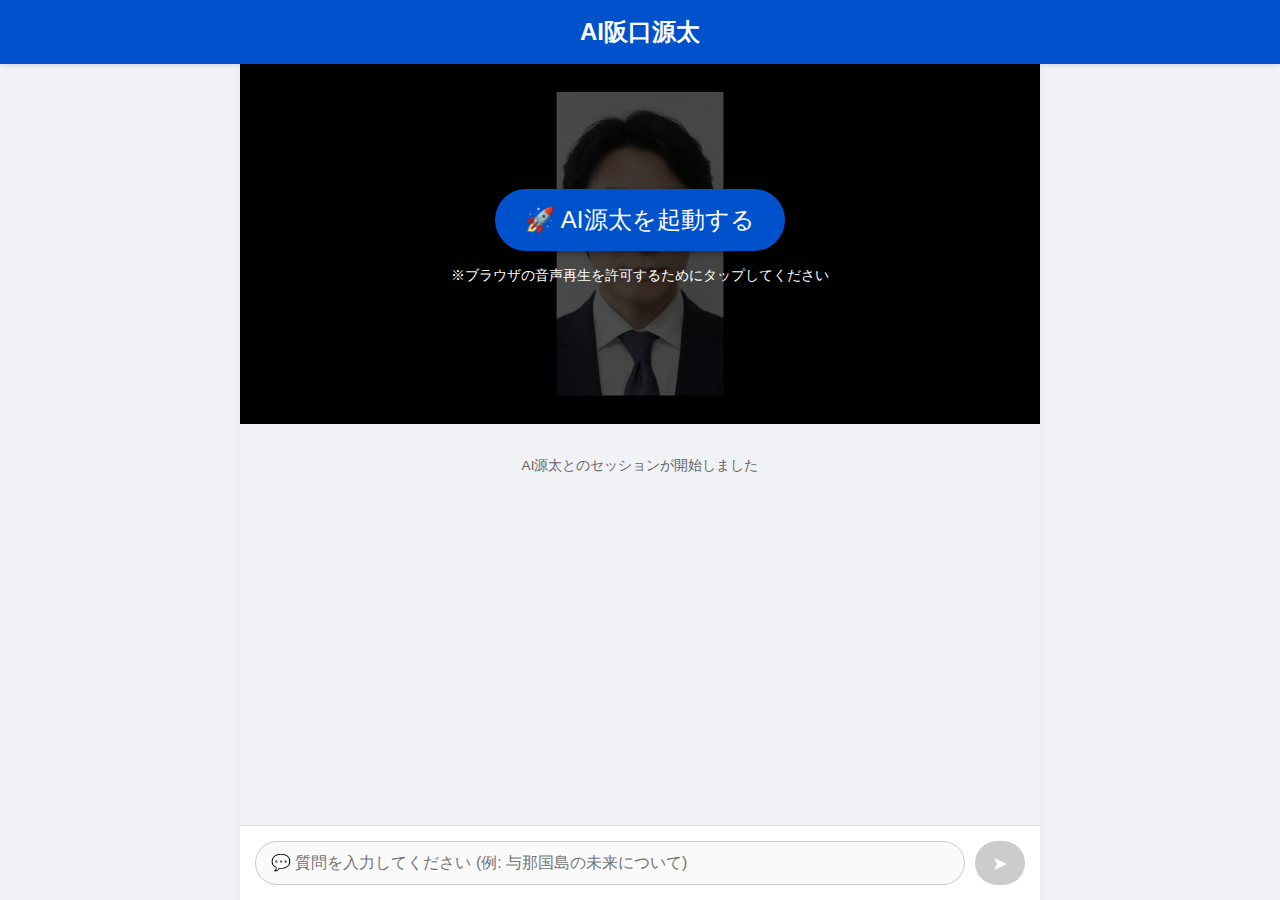
<file: index.html>
<!DOCTYPE html>
<html lang="ja">
<head>
    <meta charset="UTF-8">
    <meta name="viewport" content="width=device-width, initial-scale=1.0">
    <title>AI阪口源太 - 与那国町議会議員</title>
    <style>
        :root {
            --primary: #0052cc;
            --bg-color: #f0f2f5;
            --chat-bg: #ffffff;
            --text-dark: #333333;
            --text-light: #ffffff;
        }
        body {
            font-family: 'Helvetica Neue', Arial, sans-serif;
            margin: 0;
            padding: 0;
            background-color: var(--bg-color);
            color: var(--text-dark);
            display: flex;
            flex-direction: column;
            height: 100vh;
            overflow: hidden;
        }
        header {
            background-color: var(--primary);
            color: var(--text-light);
            padding: 1rem;
            text-align: center;
            font-size: 1.5rem;
            font-weight: bold;
            box-shadow: 0 2px 4px rgba(0,0,0,0.1);
            z-index: 10;
        }
        #main-container {
            display: flex;
            flex-direction: column;
            flex: 1;
            max-width: 800px;
            margin: 0 auto;
            width: 100%;
            background: var(--chat-bg);
            box-shadow: 0 0 10px rgba(0,0,0,0.05);
            position: relative;
        }
        #avatar-area {
            width: 100%;
            background: #000;
            position: relative;
            min-height: 250px;
            display: flex;
            justify-content: center;
            align-items: center;
            overflow: hidden;
        }
        #avatar-area img, #avatar-area video {
            width: 100%;
            height: auto;
            max-height: 40vh;
            object-fit: contain;
            display: none;
        }
        #avatar-area img.active, #avatar-area video.active {
            display: block;
        }
        #response-text {
            position: absolute;
            bottom: 20px;
            left: 5%;
            width: 90%;
            text-align: center;
            background: rgba(0,0,0,0.6);
            color: white;
            padding: 10px 15px;
            border-radius: 8px;
            font-size: 1.1rem;
            display: none;
            z-index: 15;
            box-sizing: border-box;
        }
        #start-overlay {
            position: absolute;
            top: 0; left: 0; right: 0; bottom: 0;
            background: rgba(0,0,0,0.7);
            display: flex;
            flex-direction: column;
            justify-content: center;
            align-items: center;
            z-index: 20;
        }
        #start-btn {
            background-color: var(--primary);
            color: white;
            border: none;
            padding: 15px 30px;
            font-size: 1.5rem;
            border-radius: 50px;
            cursor: pointer;
            box-shadow: 0 4px 6px rgba(0,0,0,0.3);
            transition: transform 0.2s, background 0.2s;
        }
        #start-btn:hover {
            transform: scale(1.05);
            background-color: #0043a8;
        }
        #start-overlay p {
            color: white;
            margin-top: 15px;
            font-size: 0.9rem;
        }
        #chat-area {
            flex: 1;
            padding: 20px;
            overflow-y: auto;
            display: flex;
            flex-direction: column;
            gap: 15px;
            background-color: var(--bg-color);
            position: relative;
        }
        .message {
            max-width: 85%;
            padding: 12px 16px;
            border-radius: 12px;
            line-height: 1.5;
            animation: fadeIn 0.3s ease;
        }
        @keyframes fadeIn {
            from { opacity: 0; transform: translateY(10px); }
            to { opacity: 1; transform: translateY(0); }
        }
        .message.user {
            background-color: var(--primary);
            color: white;
            align-self: flex-end;
            border-bottom-right-radius: 2px;
        }
        .message.assistant {
            background-color: white;
            color: var(--text-dark);
            align-self: flex-start;
            border-bottom-left-radius: 2px;
            box-shadow: 0 1px 2px rgba(0,0,0,0.1);
        }
        .message.system {
            background-color: transparent;
            color: #666;
            align-self: center;
            font-size: 0.85em;
            text-align: center;
            box-shadow: none;
        }
        #input-area {
            padding: 15px;
            background: white;
            border-top: 1px solid #ddd;
            display: flex;
            gap: 10px;
        }
        #chat-input {
            flex: 1;
            padding: 12px 15px;
            border: 1px solid #ccc;
            border-radius: 25px;
            font-size: 1rem;
            outline: none;
            transition: border-color 0.2s;
        }
        #chat-input:focus {
            border-color: var(--primary);
        }
        #send-btn {
            background-color: var(--primary);
            color: white;
            border: none;
            width: 50px;
            border-radius: 25px;
            cursor: pointer;
            font-size: 1.2rem;
            display: flex;
            justify-content: center;
            align-items: center;
            transition: background 0.2s;
        }
        #send-btn:hover {
            background-color: #0043a8;
        }
        #send-btn:disabled {
            background-color: #ccc;
            cursor: not-allowed;
        }
        /* Loader */
        .dots {
            display: inline-flex;
            gap: 4px;
        }
        .dot {
            width: 8px;
            height: 8px;
            background: #999;
            border-radius: 50%;
            animation: bounce 1.4s infinite ease-in-out both;
        }
        .dot:nth-child(1) { animation-delay: -0.32s; }
        .dot:nth-child(2) { animation-delay: -0.16s; }
        @keyframes bounce {
            0%, 80%, 100% { transform: scale(0); }
            40% { transform: scale(1); }
        }
    </style>
</head>
<body>

<header>AI阪口源太</header>

<div id="main-container">
    <!-- Avatar Display Area -->
    <div id="avatar-area">
        <img id="poster" src="static/poster_idle.jpg" alt="AI阪口源太" class="active">
        <video id="avatar-video" playsinline></video>
        <div id="response-text"></div>
        
        <!-- Start Overlay -->
        <div id="start-overlay">
            <button id="start-btn">🚀 AI源太を起動する</button>
            <p>※ブラウザの音声再生を許可するためにタップしてください</p>
        </div>
    </div>

    <!-- Chat History -->
    <div id="chat-area">
        <div class="message system">AI源太とのセッションが開始しました</div>
    </div>

    <!-- Input Area -->
    <div id="input-area">
        <input type="text" id="chat-input" placeholder="💬 質問を入力してください (例: 与那国島の未来について)" disabled>
        <button id="send-btn" disabled>➤</button>
    </div>
</div>

<script>
    const startOverlay = document.getElementById('start-overlay');
    const startBtn = document.getElementById('start-btn');
    const chatArea = document.getElementById('chat-area');
    const chatInput = document.getElementById('chat-input');
    const sendBtn = document.getElementById('send-btn');
    const poster = document.getElementById('poster');
    const video = document.getElementById('avatar-video');
    const responseTextDiv = document.getElementById('response-text');
    
    // Audio context initialization
    let audioContext;
    let currentAudioContext = null;
    let isProcessing = false;

    // Streamlit API URL configuration
    // Use proxy relative path if on Vercel, or direct hostname locally for testing
    const API_URL = window.location.hostname.includes("vercel.app") 
        ? "/api/chat?api_query=" 
        : "https://ai-sakguchi.streamlit.app/?api_query=";

    function initAudio() {
        if (!audioContext) {
            audioContext = new (window.AudioContext || window.webkitAudioContext)();
        }
        if (audioContext.state === 'suspended') {
            audioContext.resume();
        }
    }

    function switchVideo(filename, loop=false) {
        poster.classList.remove('active');
        video.classList.add('active');
        video.src = "static/" + filename;
        video.loop = loop;
        video.muted = true; // Video tracks don't contain audio, audio is separate
        video.play().catch(e => console.error("Video play error:", e));
        
        // When video ends, and it's not looping, fall back to poster or idle video
        video.onended = () => {
            if (!loop) {
                switchVideo("idle_blink.webm", true);
            }
        };
    }

    async function playAudioBase64(b64) {
        if (!b64 || !audioContext) return;
        
        try {
            // Stop previous audio
            if (currentAudioContext) {
                currentAudioContext.stop();
                currentAudioContext = null;
            }
            
            const binaryString = window.atob(b64);
            const len = binaryString.length;
            const bytes = new Uint8Array(len);
            for (let i = 0; i < len; i++) {
                bytes[i] = binaryString.charCodeAt(i);
            }
            
            const audioBuffer = await audioContext.decodeAudioData(bytes.buffer);
            const source = audioContext.createBufferSource();
            source.buffer = audioBuffer;
            source.connect(audioContext.destination);
            source.start(0);
            currentAudioContext = source;
            
            // 音声の再生が完了したら待機状態（アイドル）に戻す
            source.onended = () => {
                video.loop = false; // 強制的にループ解除
                switchVideo("idle_blink.webm", true);
                if(responseTextDiv) responseTextDiv.style.display = 'none';
            };
        } catch (e) {
            console.error("Audio playback error:", e);
            video.loop = false;
            switchVideo("idle_blink.webm", true);
            if(responseTextDiv) responseTextDiv.style.display = 'none';
        }
    }

    function appendMessage(role, text) {
        const div = document.createElement('div');
        div.className = 'message ' + role;
        div.innerText = text;
        chatArea.appendChild(div);
        chatArea.scrollTop = chatArea.scrollHeight;
        return div;
    }

    function showLoading() {
        const div = document.createElement('div');
        div.className = 'message assistant loading-indicator';
        div.innerHTML = '<div class="dots"><div class="dot"></div><div class="dot"></div><div class="dot"></div></div>';
        chatArea.appendChild(div);
        chatArea.scrollTop = chatArea.scrollHeight;
        return div;
    }

    async function loadGreeting() {
            try {
                const res = await fetch("static/greeting_cache.json");
                if (res.ok) {
                    const data = await res.json();
                    let vid = "talking_normal.webm";
                    const em = (data.emotion || "normal").toLowerCase();
                    if (em.includes("idle")) vid = "idle_blink.webm";
                    else if (em.includes("strong")) vid = "talking_strong.webm";
                    
                    if(responseTextDiv) {
                        responseTextDiv.innerText = data.response_text || "与那国町議会議員の阪口源太です。ご質問をお待ちしております。";
                        responseTextDiv.style.display = 'block';
                    }
                    appendMessage("assistant", data.response_text || "与那国町議会議員の阪口源太です。ご質問をお待ちしております。");
                    if (data.audio_b64) {
                        switchVideo(vid, true); // 音声同期のためloopをtrueに
                        playAudioBase64(data.audio_b64);
                    } else {
                        switchVideo(vid, false);
                    }
                } else {
                    throw new Error("No cache");
                }
            } catch(e) {
            console.log("Greeting cache load failed, using fallback:", e);
            switchVideo("idle_blink.webm", true);
            appendMessage("assistant", "与那国町議会議員の阪口源太です。ご質問をお待ちしております。");
        }
        
        chatInput.disabled = false;
        sendBtn.disabled = false;
        chatInput.focus();
    }

    startBtn.addEventListener('click', () => {
        initAudio(); // Unlock audio context
        startOverlay.style.display = 'none';
        loadGreeting();
    });

    async function sendMessage() {
        const text = chatInput.value.trim();
        if (!text || isProcessing) return;
        
        chatInput.value = '';
        isProcessing = true;
        chatInput.disabled = true;
        sendBtn.disabled = true;
        
        appendMessage("user", text);
        const loadingDiv = showLoading();
        switchVideo("talking_wait.webm", true); // Thinking animation
        
        try {
            const targetUrl = window.location.hostname === "localhost" || window.location.hostname === "127.0.0.1" 
                ? "https://ai-sakguchi.streamlit.app/?api_query=" + encodeURIComponent(text)
                : "/api/chat?api_query=" + encodeURIComponent(text); // Use Vercel rewrite route

            // Use our Vercel reverse proxy to bypass Streamlit CORS!
            const response = await fetch(targetUrl);
            const htmlText = await response.text();
            
            // Extract the special JSON payload from Streamlit's HTML response
            const match = htmlText.match(/\[\[V_API_START\]\](.*?)\[\[V_API_END\]\]/);
            loadingDiv.remove();
            
            if (match && match[1]) {
                const data = JSON.parse(match[1]);
                if (data.status === "success") {
                    if(responseTextDiv) {
                        responseTextDiv.innerText = data.response_text;
                        responseTextDiv.style.display = 'block';
                    }
                    appendMessage("assistant", data.response_text);
                    if (data.audio_b64) {
                        switchVideo(data.video_filename || "talking_normal.webm", true); // 音声が終わるまでループ
                        playAudioBase64(data.audio_b64);
                    } else {
                        switchVideo(data.video_filename || "talking_normal.webm", false);
                    }
                } else {
                    appendMessage("system", "処理エラー: " + data.message);
                    video.loop = false;
                    switchVideo("idle_blink.webm", true);
                }
            } else {
                appendMessage("system", "バックエンド(Streamlit)との通信がタイムアウト、または不正な応答を受信しました。もう一度お試しください。");
                switchVideo("idle_blink.webm", true);
                console.error("Raw response snippet:", htmlText.substring(0, 500));
            }
        } catch(e) {
            loadingDiv.remove();
            appendMessage("system", "通信エラーが発生しました: " + e.message);
            switchVideo("idle_blink.webm", true);
            console.error("Fetch error:", e);
        } finally {
            isProcessing = false;
            chatInput.disabled = false;
            sendBtn.disabled = false;
            chatInput.focus();
        }
    }

    sendBtn.addEventListener('click', sendMessage);
    chatInput.addEventListener('keypress', (e) => {
        if (e.key === 'Enter') {
            sendMessage();
        }
    });

</script>
</body>
</html>
</file>
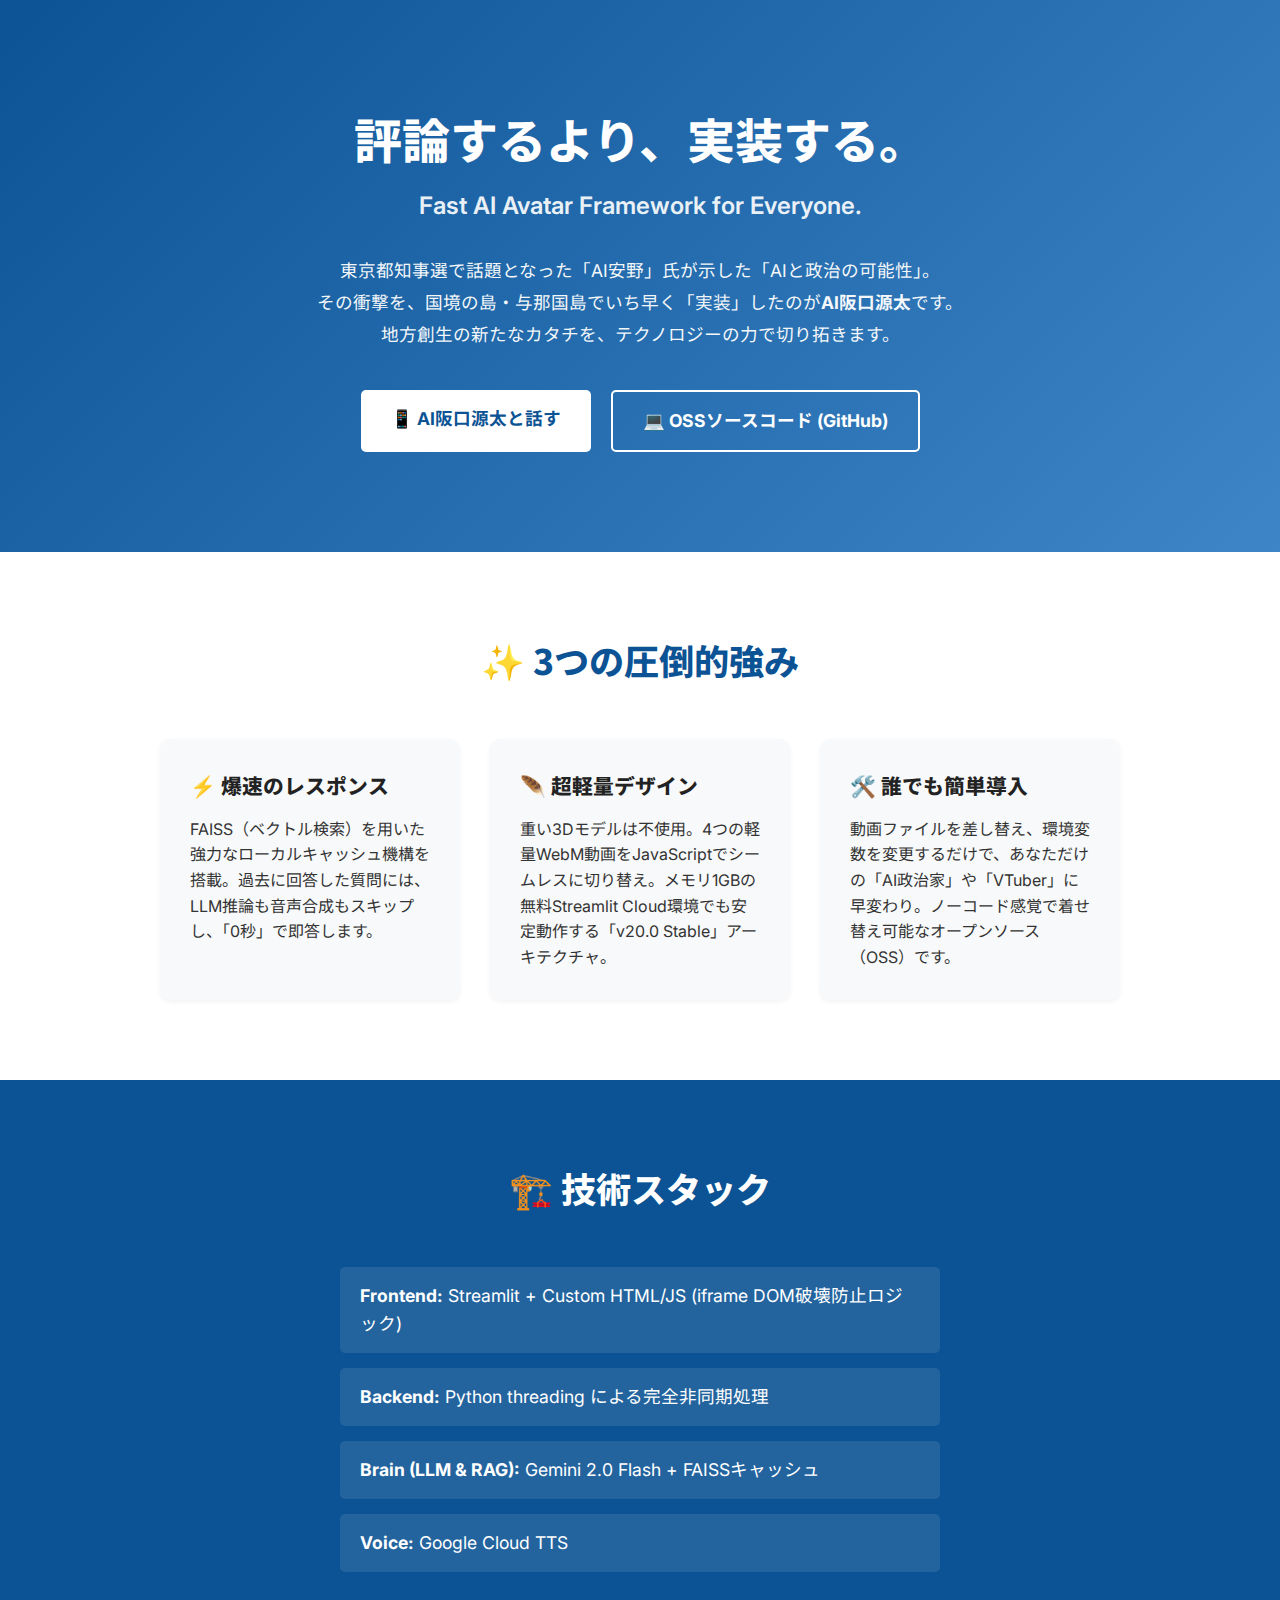
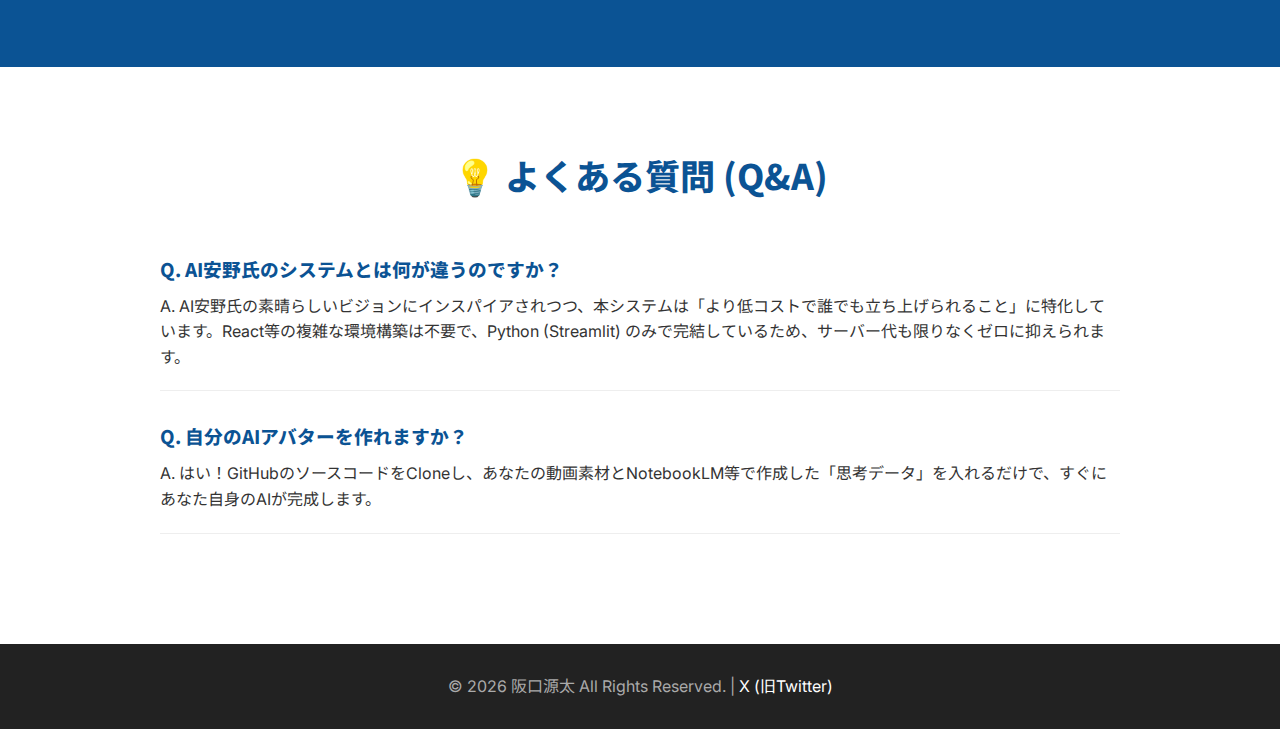
<file: lp/index.html>
<!DOCTYPE html>
<html lang="ja">
<head>
    <meta charset="UTF-8">
    <meta name="viewport" content="width=device-width, initial-scale=1.0">
    <title>AI阪口源太 | Fast AI Avatar Framework (Streamlit OSS)</title>
    <meta name="description" content="東京都知事選で話題となった「AI安野」氏の取り組みにインスパイアされ、国境の島・与那国島の実務家として誕生したのが「AI阪口源太」です。爆速・軽量・簡単にAI政治家やVTuberを作れるStreamlitベースのOSSフレームワーク。地方創生を実装で加速させます。">
    <meta name="keywords" content="AI政治家, AI安野, 地方創生, 与那国島, Streamlit, OSS, AIアバター">
    <link rel="stylesheet" href="style.css">
    <link rel="preconnect" href="https://fonts.googleapis.com">
    <link rel="preconnect" href="https://fonts.gstatic.com" crossorigin>
    <link href="https://fonts.googleapis.com/css2?family=Inter:wght@400;600;800&family=Noto+Sans+JP:wght@400;700;900&display=swap" rel="stylesheet">
</head>
<body>
    <header class="hero">
        <div class="container">
            <h1>評論するより、実装する。</h1>
            <p class="subtitle">Fast AI Avatar Framework for Everyone.</p>
            <p class="description">
                東京都知事選で話題となった「AI安野」氏が示した「AIと政治の可能性」。<br>
                その衝撃を、国境の島・与那国島でいち早く「実装」したのが<strong>AI阪口源太</strong>です。<br>
                地方創生の新たなカタチを、テクノロジーの力で切り拓きます。
            </p>
            <div class="cta-group">
                <a href="https://your-streamlit-app-url.streamlit.app" class="btn btn-primary">📱 AI阪口源太と話す</a>
                <a href="https://github.com/genta2223/ai-sakguchi" class="btn btn-secondary">💻 OSSソースコード (GitHub)</a>
            </div>
        </div>
    </header>

    <section class="features">
        <div class="container">
            <h2>✨ 3つの圧倒的強み</h2>
            <div class="grid">
                <div class="card">
                    <h3>⚡ 爆速のレスポンス</h3>
                    <p>FAISS（ベクトル検索）を用いた強力なローカルキャッシュ機構を搭載。過去に回答した質問には、LLM推論も音声合成もスキップし、「0秒」で即答します。</p>
                </div>
                <div class="card">
                    <h3>🪶 超軽量デザイン</h3>
                    <p>重い3Dモデルは不使用。4つの軽量WebM動画をJavaScriptでシームレスに切り替え。メモリ1GBの無料Streamlit Cloud環境でも安定動作する「v20.0 Stable」アーキテクチャ。</p>
                </div>
                <div class="card">
                    <h3>🛠️ 誰でも簡単導入</h3>
                    <p>動画ファイルを差し替え、環境変数を変更するだけで、あなただけの「AI政治家」や「VTuber」に早変わり。ノーコード感覚で着せ替え可能なオープンソース（OSS）です。</p>
                </div>
            </div>
        </div>
    </section>

    <section class="tech-stack">
        <div class="container">
            <h2>🏗️ 技術スタック</h2>
            <ul class="tech-list">
                <li><strong>Frontend:</strong> Streamlit + Custom HTML/JS (iframe DOM破壊防止ロジック)</li>
                <li><strong>Backend:</strong> Python threading による完全非同期処理</li>
                <li><strong>Brain (LLM & RAG):</strong> Gemini 2.0 Flash + FAISSキャッシュ</li>
                <li><strong>Voice:</strong> Google Cloud TTS</li>
            </ul>
        </div>
    </section>

    <section class="qa">
        <div class="container">
            <h2>💡 よくある質問 (Q&A)</h2>
            <div class="qa-item">
                <h3>Q. AI安野氏のシステムとは何が違うのですか？</h3>
                <p>A. AI安野氏の素晴らしいビジョンにインスパイアされつつ、本システムは「より低コストで誰でも立ち上げられること」に特化しています。React等の複雑な環境構築は不要で、Python (Streamlit) のみで完結しているため、サーバー代も限りなくゼロに抑えられます。</p>
            </div>
            <div class="qa-item">
                <h3>Q. 自分のAIアバターを作れますか？</h3>
                <p>A. はい！GitHubのソースコードをCloneし、あなたの動画素材とNotebookLM等で作成した「思考データ」を入れるだけで、すぐにあなた自身のAIが完成します。</p>
            </div>
        </div>
    </section>

    <footer>
        <div class="container">
            <p>&copy; 2026 阪口源太 All Rights Reserved. | <a href="https://x.com/genta2223">X (旧Twitter)</a></p>
        </div>
    </footer>
</body>
</html>
<!-- Trigger GitHub Actions LP Deployment -->
</file>
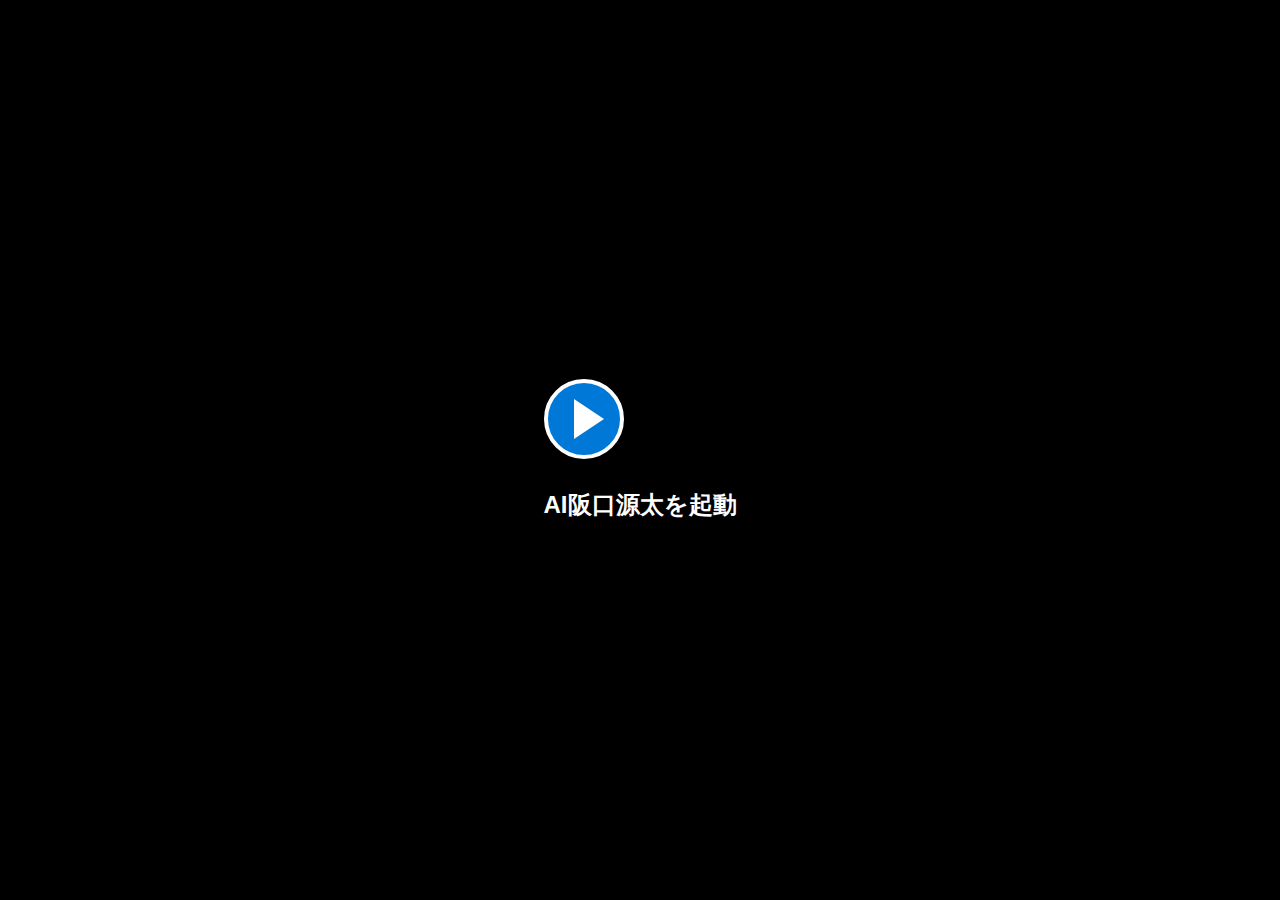
<file: static/avatar.html>
<!DOCTYPE html>
<html style="height: 100%; width: 100%;">
<head>
<style>
    * { margin: 0; padding: 0; box-sizing: border-box; }
    html, body { height: 100% !important; width: 100% !important; background: #000; overflow: hidden; }
    #avatar-container { position: relative; width: 100%; height: 100%; display: flex; justify-content: center; align-items: center; overflow: hidden; }
    
    /* Double Buffering Layers */
    .v-layer { 
        position: absolute; 
        display: block !important; 
        width: 100% !important; 
        height: 100% !important; 
        object-fit: cover; 
        opacity: 0; 
        z-index: 1; 
        transition: opacity 0.4s ease-in-out; /* Smooth cross-fade */
    }
    .v-layer.active { opacity: 1; z-index: 10; }

    #status-bar { 
        position: absolute; 
        bottom: 30px; 
        left: 50%; 
        transform: translateX(-50%); 
        width: 90%; 
        color: #ffffff; 
        font-size: 24px; 
        font-weight: bold;
        line-height: 1.4;
        text-align: center;
        z-index: 1000; 
        background: transparent; 
        text-shadow: 2px 2px 0 #000, -2px -2px 0 #000, 2px -2px 0 #000, -2px 2px 0 #000, 0px 4px 6px rgba(0,0,0,0.8);
        font-family: 'Hiragino Kaku Gothic ProN', 'Meiryo', sans-serif; 
        display: none; 
    }
    #overlay { position: absolute; top: 0; left: 0; width: 100%; height: 100%; background: rgba(0,0,0,0.85); display: flex; flex-direction: column; justify-content: center; align-items: center; z-index: 2000; cursor: pointer; }
    .play-icon { width: 80px; height: 80px; background: #0078d7; border-radius: 50%; display: flex; justify-content: center; align-items: center; border: 4px solid #fff; }
    .play-icon::after { content: ''; border-top: 20px solid transparent; border-bottom: 20px solid transparent; border-left: 30px solid #fff; margin-left: 10px; }
</style>
</head>
<body>
    <div id="avatar-container">
        <!-- Dual Layers for Seamless Transitions -->
        <video id="v-a" class="v-layer" loop muted playsinline aria-hidden="true"></video>
        <video id="v-b" class="v-layer" loop muted playsinline aria-hidden="true"></video>
        
        <div id="overlay">
            <div style="text-align: center;">
                <div class="play-icon"></div>
                <h2 style="color:#fff; margin-top:30px; font-family: sans-serif;">AI阪口源太を起動</h2>
            </div>
        </div>
        <div id="status-bar">Initializing...</div>
    </div>
    <audio id="audio-player" style="display:none;"></audio>

<script>
(function() {
    const appData = window.AVATAR_APP_DATA || { video_urls: {}, task: null, sid: '', buster: Date.now() };
    const urls = appData.video_urls || {};
    const task = appData.task || {};
    const buster = appData.buster || Date.now();
    
    const layers = [
        document.getElementById('v-a'),
        document.getElementById('v-b')
    ];
    const audio = document.getElementById('audio-player');
    const status = document.getElementById('status-bar');
    const overlay = document.getElementById('overlay');

    let activeIdx = 0; // Current visible layer
    let currentAudioUrl = null;
    let isStarted = sessionStorage.getItem('avatar_started') === 'true';
    let lastPlayedTaskId = sessionStorage.getItem('last_played_task_id') || null;

    /**
     * Seamless Switch via Double Buffering
     */
    function switchVideo(type) {
        const nextUrl = urls[type];
        if (!nextUrl) return;

        const nextIdx = (activeIdx + 1) % 2;
        const currentLayer = layers[activeIdx];
        const nextLayer = layers[nextIdx];
        const fullNextUrl = nextUrl.startsWith('data:') ? nextUrl : `${nextUrl}?v=${buster}`;

        // If same video is already playing, just ensure it's playing
        if (nextLayer.src.includes(nextUrl) && nextLayer.classList.contains('active')) {
            nextLayer.play().catch(e => {});
            return;
        }

        // 1. Pre-load in background layer
        nextLayer.src = fullNextUrl;
        nextLayer.load();

        // 2. Trigger swap when ready
        nextLayer.oncanplay = () => {
            nextLayer.oncanplay = null; // Prevent multi-trigger
            
            // Start background playback
            nextLayer.play().then(() => {
                // Perform Cross-fade
                nextLayer.classList.add('active');
                currentLayer.classList.remove('active');
                
                // Update pointers
                activeIdx = nextIdx;
                
                // Cleanup previous layer after fade finishes
                setTimeout(() => {
                    if (layers[(nextIdx + 1) % 2] !== nextLayer) {
                        layers[(nextIdx + 1) % 2].pause();
                    }
                }, 500);
            }).catch(e => console.warn("Play failed:", e));
        };
    }

    function processTask(d) {
        if (!d || !d.task_id || d.task_id === lastPlayedTaskId) return;
        
        if (d.task_id !== "waiting" && d.task_id !== "processing") {
            sessionStorage.setItem('last_played_task_id', d.task_id);
            lastPlayedTaskId = d.task_id;
        }

        if (d.task_id === "waiting" || d.task_id === "processing") {
            switchVideo('wait');
            status.style.display = 'block';
            status.textContent = "🎙️ AI阪口源太が回答を準備中...";
            return;
        }

        const isS = d.is_initial_greeting ? false : ['angry', 'power', 'strong', 'joy'].includes(d.emotion.toLowerCase());
        const fullText = d.response_text || "";
        const segments = fullText.match(/[^。、！？\n]+[。、！？\n]*/g) || [fullText];
        let currentSegIndex = -1;

        if (currentAudioUrl) URL.revokeObjectURL(currentAudioUrl);
        const b = new Blob([Uint8Array.from(atob(d.audio_b64), c => c.charCodeAt(0))], { type: 'audio/mpeg' });
        currentAudioUrl = URL.createObjectURL(b);
        audio.src = currentAudioUrl;
        
        audio.onplay = () => { 
            switchVideo(isS ? 'strong' : 'normal'); 
            status.style.display = 'block'; 
        };

        audio.ontimeupdate = () => {
            if (!audio.duration) return;
            const progress = audio.currentTime / audio.duration;
            let cumulativeRatio = 0;
            let targetIndex = 0;
            for (let i = 0; i < segments.length; i++) {
                cumulativeRatio += segments[i].length / fullText.length;
                if (progress <= cumulativeRatio) { targetIndex = i; break; }
            }
            if (targetIndex !== currentSegIndex && segments[targetIndex]) {
                currentSegIndex = targetIndex;
                status.textContent = segments[targetIndex];
            }
        };

        audio.onended = () => { 
            switchVideo('idle'); 
            status.style.display = 'none'; 
            status.textContent = '';
            audio.ontimeupdate = null;
        };

        audio.play().catch(e => console.warn(e));
    }

    function startAvatar() {
        overlay.style.display = 'none';
        sessionStorage.setItem('avatar_started', 'true');
        isStarted = true;
        
        // Load initial idle
        layers[activeIdx].src = urls.idle && urls.idle.startsWith('data:') ? urls.idle : `${urls.idle}?v=${buster}`;
        layers[activeIdx].classList.add('active');
        layers[activeIdx].play().catch(e => {});

        if (task) processTask(task);
    }

    overlay.onclick = startAvatar;

    if (isStarted) {
        overlay.style.display = 'none';
        layers[activeIdx].src = urls.idle && urls.idle.startsWith('data:') ? urls.idle : `${urls.idle}?v=${buster}`;
        layers[activeIdx].classList.add('active');
        layers[activeIdx].play().catch(e => {});
        if (task) processTask(task);
    }
})();
</script>
</body>
</html>
</file>
<file: lp/style.css>
:root {
    --primary-color: #0b5394;
    --secondary-color: #f8f9fa;
    --text-color: #333;
    --accent-color: #e06666;
    --font-heading: 'Noto Sans JP', sans-serif;
    --font-body: 'Inter', 'Noto Sans JP', sans-serif;
}

* {
    margin: 0;
    padding: 0;
    box-sizing: border-box;
}

body {
    font-family: var(--font-body);
    color: var(--text-color);
    line-height: 1.6;
    background-color: #fff;
}

.container {
    max-width: 1000px;
    margin: 0 auto;
    padding: 0 20px;
}

h1, h2, h3 {
    font-family: var(--font-heading);
    font-weight: 800;
}

header.hero {
    background: linear-gradient(135deg, var(--primary-color), #3d85c6);
    color: white;
    padding: 100px 0;
    text-align: center;
}

header.hero h1 {
    font-size: 3rem;
    margin-bottom: 10px;
}

header.hero .subtitle {
    font-size: 1.5rem;
    font-weight: 600;
    margin-bottom: 30px;
    opacity: 0.9;
}

header.hero .description {
    font-size: 1.1rem;
    max-width: 800px;
    margin: 0 auto 40px;
    opacity: 0.95;
    line-height: 1.8;
}

.cta-group {
    display: flex;
    justify-content: center;
    gap: 20px;
    flex-wrap: wrap;
}

.btn {
    display: inline-block;
    padding: 15px 30px;
    font-size: 1.1rem;
    font-weight: 700;
    text-decoration: none;
    border-radius: 5px;
    transition: transform 0.2s, box-shadow 0.2s;
}

.btn:hover {
    transform: translateY(-2px);
    box-shadow: 0 4px 10px rgba(0,0,0,0.2);
}

.btn-primary {
    background-color: #fff;
    color: var(--primary-color);
}

.btn-secondary {
    background-color: transparent;
    color: #fff;
    border: 2px solid #fff;
}

section {
    padding: 80px 0;
}

section h2 {
    text-align: center;
    font-size: 2.2rem;
    margin-bottom: 50px;
    color: var(--primary-color);
}

.grid {
    display: grid;
    grid-template-columns: repeat(auto-fit, minmax(300px, 1fr));
    gap: 30px;
}

.card {
    background: var(--secondary-color);
    padding: 30px;
    border-radius: 10px;
    box-shadow: 0 2px 5px rgba(0,0,0,0.05);
}

.card h3 {
    margin-bottom: 15px;
    font-size: 1.3rem;
    color: #222;
}

.tech-stack {
    background-color: var(--primary-color);
    color: white;
}

.tech-stack h2 {
    color: white;
}

.tech-list {
    list-style: none;
    max-width: 600px;
    margin: 0 auto;
    font-size: 1.1rem;
}

.tech-list li {
    background: rgba(255,255,255,0.1);
    margin-bottom: 15px;
    padding: 15px 20px;
    border-radius: 5px;
}

.qa-item {
    margin-bottom: 30px;
    border-bottom: 1px solid #eee;
    padding-bottom: 20px;
}

.qa-item h3 {
    color: var(--primary-color);
    margin-bottom: 10px;
}

footer {
    background: #222;
    color: #aaa;
    text-align: center;
    padding: 30px 0;
}

footer a {
    color: #fff;
    text-decoration: none;
}

@media (max-width: 768px) {
    header.hero h1 { font-size: 2.2rem; }
    .cta-group { flex-direction: column; }
}
</file>
